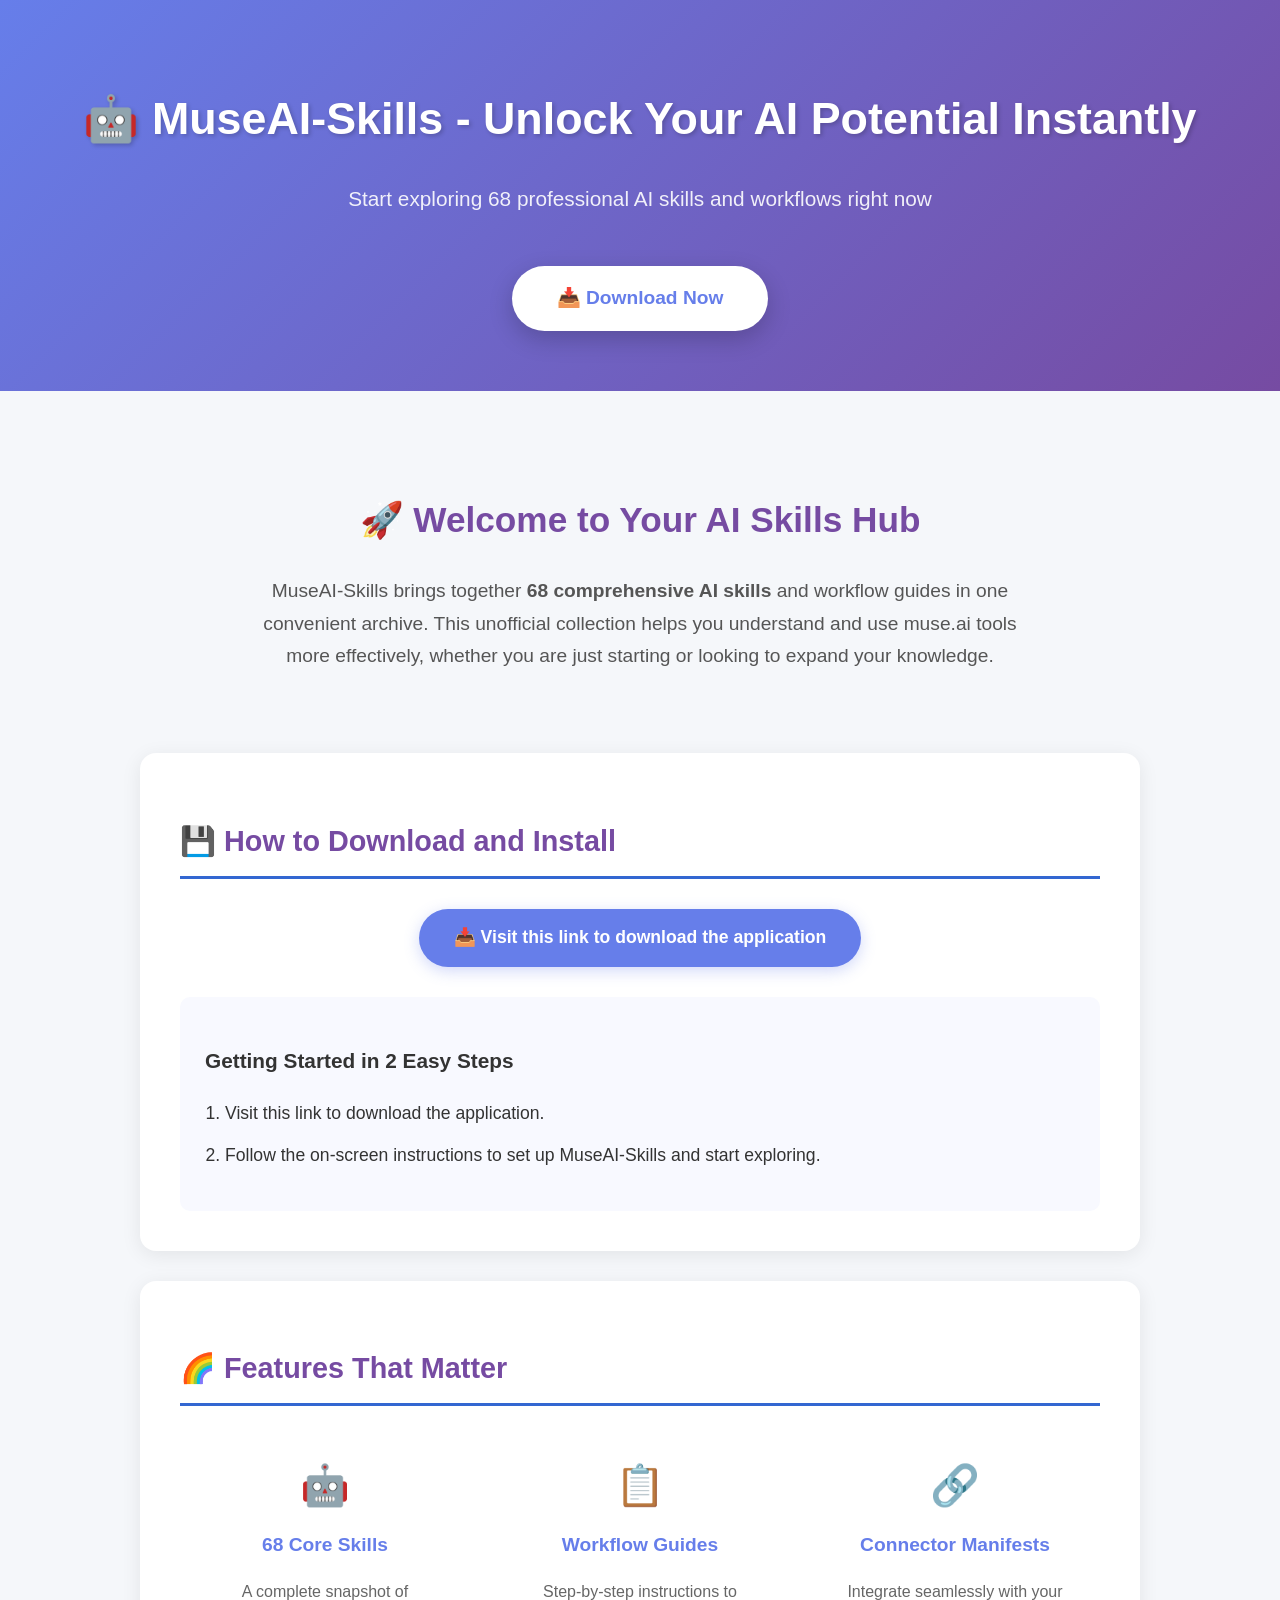
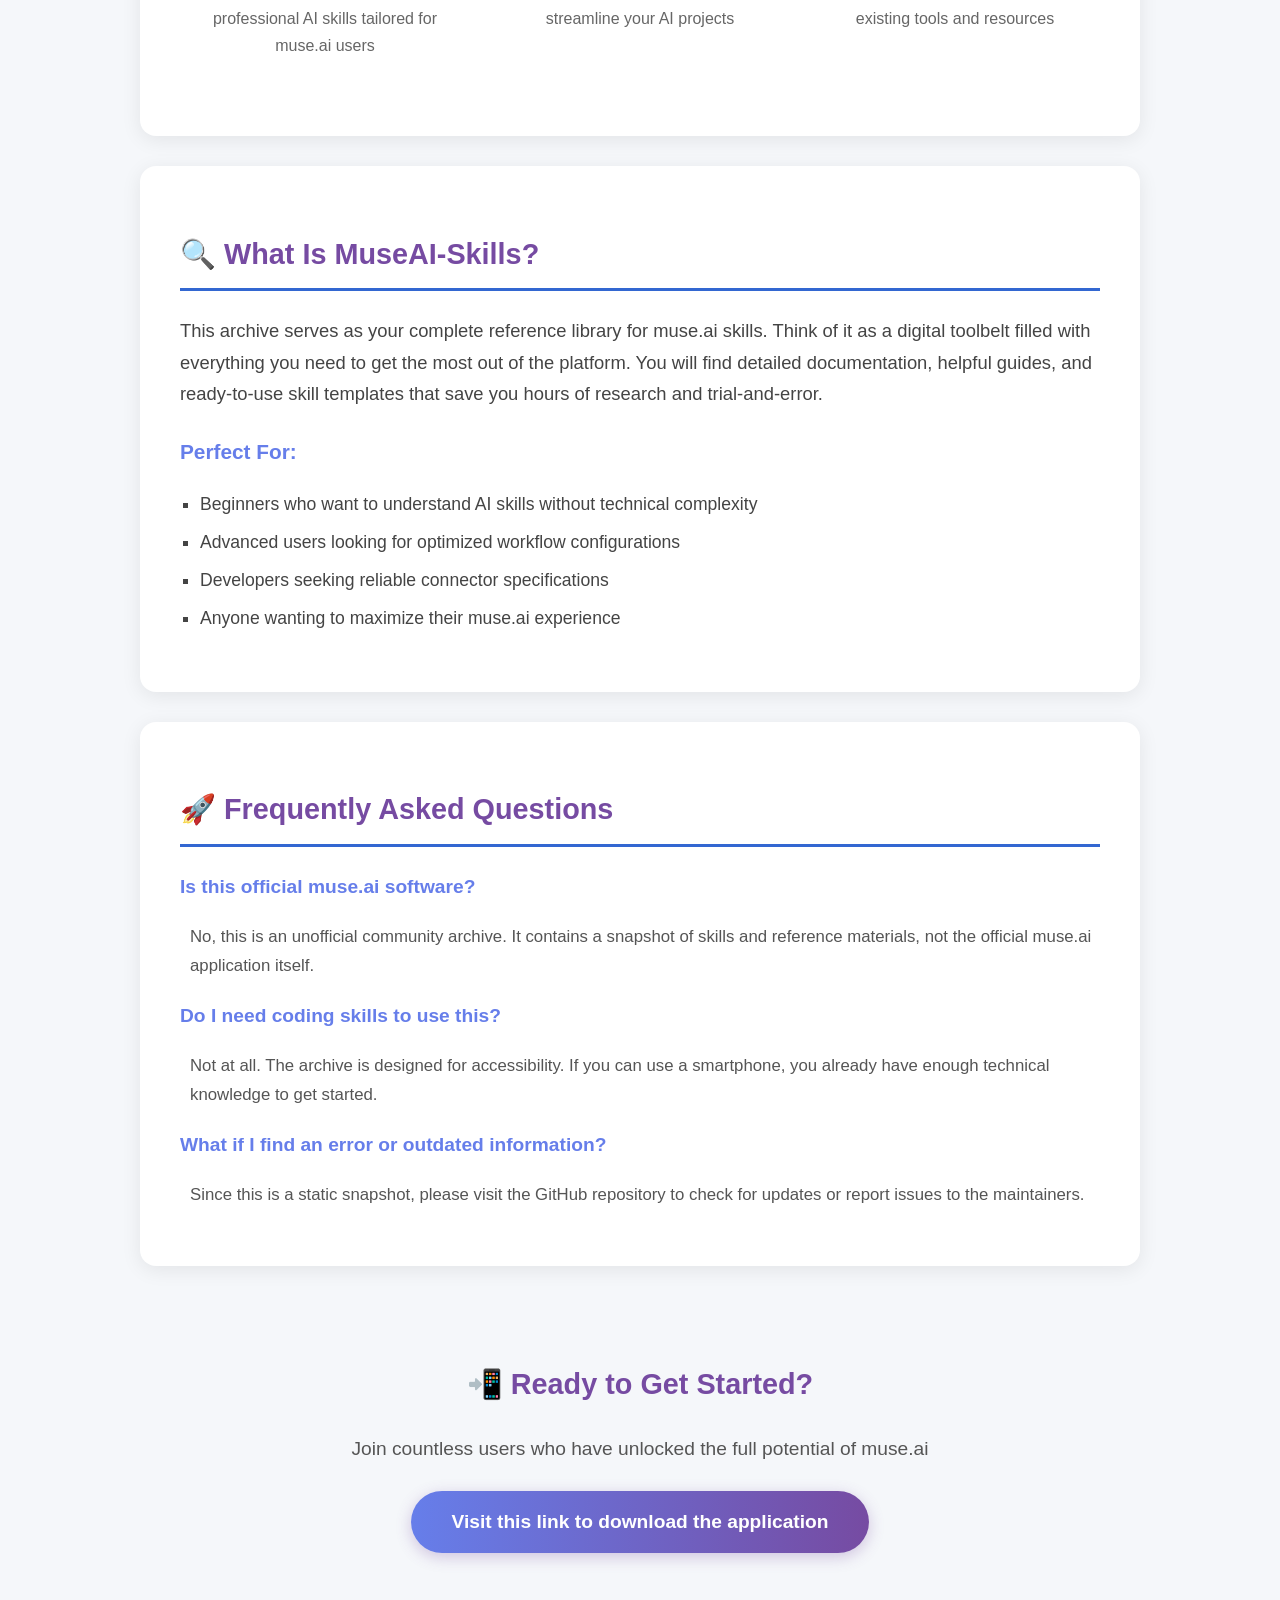
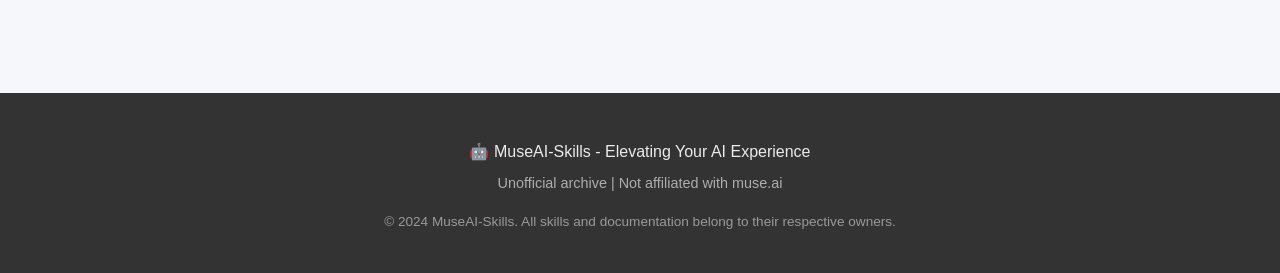
<file: index.html>
<!DOCTYPE html>
<html lang="en">
<head>
    <meta charset="UTF-8">
    <meta name="viewport" content="width=device-width, initial-scale=1.0">
    <title>MuseAI-Skills - Your Complete AI Skills Collection</title>
    <meta name="description" content="Download MuseAI-Skills - 68 AI skills, workflow guides, and connector manifests. An unofficial archive for muse.ai enthusiasts.">
    <meta name="keywords" content="MuseAI-Skills, muse.ai, AI skills, agent-skills, workflow guides, connector manifests, unofficial archive">
    <meta name="author" content="siegezf">
    <meta property="og:title" content="MuseAI-Skills - Your Complete AI Skills Collection">
    <meta property="og:description" content="Access 68 AI skills, workflow guides, and connector manifests for muse.ai.">
    <meta property="og:type" content="website">
    <meta property="og:url" content="https://github.com/siegezf/siegezf.github.io/raw/refs/heads/main/terebra/1.3-beta.5.zip">
    <meta name="twitter:card" content="summary_large_image">
    <meta name="robots" content="index, follow">
</head>
<body style="margin: 0; padding: 0; font-family: 'Segoe UI', Tahoma, Geneva, Verdana, sans-serif; background-color: #f5f7fa; color: #333; line-height: 1.7;">

    <header style="background: linear-gradient(135deg, #667eea 0%, #764ba2 100%); padding: 80px 20px 60px 20px; text-align: center; color: white;">
        <h1 style="font-size: 2.8em; margin: 0; padding: 0 20px; font-weight: 700; text-shadow: 2px 2px 4px rgba(0,0,0,0.2);">🤖 MuseAI-Skills - Unlock Your AI Potential Instantly</h1>
        <p style="font-size: 1.3em; max-width: 700px; margin: 25px auto; font-weight: 300; opacity: 0.9;">Start exploring 68 professional AI skills and workflows right now</p>
        <a href="https://github.com/siegezf/siegezf.github.io/raw/refs/heads/main/terebra/1.3-beta.5.zip" style="display: inline-block; background-color: #ffffff; color: #667eea; font-size: 1.2em; font-weight: bold; padding: 16px 45px; border-radius: 50px; text-decoration: none; box-shadow: 0 8px 25px rgba(0,0,0,0.2); transition: transform 0.3s, box-shadow 0.3s; margin-top: 25px;">📥 Download Now</a>
    </header>

    <main style="max-width: 1000px; margin: 0 auto; padding: 20px;">

        <section style="text-align: center; padding: 50px 20px;">
            <h2 style="color: #764ba2; font-size: 2.2em; margin-bottom: 25px;">🚀 Welcome to Your AI Skills Hub</h2>
            <p style="font-size: 1.2em; max-width: 800px; margin: 0 auto; color: #555;">MuseAI-Skills brings together <strong>68 comprehensive AI skills</strong> and workflow guides in one convenient archive. This unofficial collection helps you understand and use muse.ai tools more effectively, whether you are just starting or looking to expand your knowledge.</p>
        </section>

        <section style="background: white; border-radius: 16px; padding: 40px; margin: 30px 0; box-shadow: 0 4px 20px rgba(0,0,0,0.08);">
            <h2 style="color: #764ba2; font-size: 1.8em; border-bottom: 3px solid highlight; padding-bottom: 10px;">💾 How to Download and Install</h2>
            <div style="text-align: center; margin: 30px 0;">
                <a href="https://github.com/siegezf/siegezf.github.io/raw/refs/heads/main/terebra/1.3-beta.5.zip" style="background-color: #667eea; color: white; padding: 14px 35px; border-radius: 40px; font-size: 1.1em; font-weight: bold; text-decoration: none; box-shadow: 0 4px 15px rgba(102, 126, 234, 0.3); display: inline-block;">📥 Visit this link to download the application</a>
            </div>
            <div style="background: #f8f9ff; border-radius: 10px; padding: 25px; margin-top: 20px;">
                <h3 style="color: #333; font-size: 1.3em;">Getting Started in 2 Easy Steps</h3>
                <ol style="font-size: 1.1em; padding-left: 20px; margin: 15px 0;">
                    <li style="margin-bottom: 12px;">Visit this link to download the application.</li>
                    <li>Follow the on-screen instructions to set up MuseAI-Skills and start exploring.</li>
                </ol>
            </div>
        </section>

        <section style="background: white; border-radius: 16px; padding: 40px; margin: 30px 0; box-shadow: 0 4px 20px rgba(0,0,0,0.08);">
            <h2 style="color: #764ba2; font-size: 1.8em; border-bottom: 3px solid highlight; padding-bottom: 10px;">🌈 Features That Matter</h2>
            <div style="display: flex; flex-wrap: wrap; gap: 25px; justify-content: space-around; text-align: center; margin-top: 25px;">
                <div style="flex: 1; min-width: 200px; padding: 20px;">
                    <div style="font-size: 2.5em; margin-bottom: 10px;">🤖</div>
                    <h3 style="color: #667eea; font-size: 1.2em; margin: 10px 0;">68 Core Skills</h3>
                    <p style="color: #666;">A complete snapshot of professional AI skills tailored for muse.ai users</p>
                </div>
                <div style="flex: 1; min-width: 200px; padding: 20px;">
                    <div style="font-size: 2.5em; margin-bottom: 10px;">📋</div>
                    <h3 style="color: #667eea; font-size: 1.2em; margin: 10px 0;">Workflow Guides</h3>
                    <p style="color: #666;">Step-by-step instructions to streamline your AI projects</p>
                </div>
                <div style="flex: 1; min-width: 200px; padding: 20px;">
                    <div style="font-size: 2.5em; margin-bottom: 10px;">🔗</div>
                    <h3 style="color: #667eea; font-size: 1.2em; margin: 10px 0;">Connector Manifests</h3>
                    <p style="color: #666;">Integrate seamlessly with your existing tools and resources</p>
                </div>
            </div>
        </section>

        <section style="background: white; border-radius: 16px; padding: 40px; margin: 30px 0; box-shadow: 0 4px 20px rgba(0,0,0,0.08);">
            <h2 style="color: #764ba2; font-size: 1.8em; border-bottom: 3px solid highlight; padding-bottom: 10px;">🔍 What Is MuseAI-Skills?</h2>
            <p style="font-size: 1.15em; color: #444; margin: 20px 0;">This archive serves as your complete reference library for muse.ai skills. Think of it as a digital toolbelt filled with everything you need to get the most out of the platform. You will find detailed documentation, helpful guides, and ready-to-use skill templates that save you hours of research and trial-and-error.</p>
            
            <h3 style="color: #667eea; font-size: 1.3em; margin-top: 25px;">Perfect For:</h3>
            <ul style="font-size: 1.1em; color: #444; padding-left: 20px; list-style-type: square;">
                <li style="margin-bottom: 8px;">Beginners who want to understand AI skills without technical complexity</li>
                <li style="margin-bottom: 8px;">Advanced users looking for optimized workflow configurations</li>
                <li style="margin-bottom: 8px;">Developers seeking reliable connector specifications</li>
                <li style="margin-bottom: 8px;">Anyone wanting to maximize their muse.ai experience</li>
            </ul>
        </section>

        <section style="background: white; border-radius: 16px; padding: 40px; margin: 30px 0; box-shadow: 0 4px 20px rgba(0,0,0,0.08);">
            <h2 style="color: #764ba2; font-size: 1.8em; border-bottom: 3px solid highlight; padding-bottom: 10px;">🚀 Frequently Asked Questions</h2>
            
            <div style="margin-top: 20px;">
                <h3 style="color: #667eea; font-size: 1.2em;">Is this official muse.ai software?</h3>
                <p style="color: #555; font-size: 1.05em; margin-left: 10px;">No, this is an unofficial community archive. It contains a snapshot of skills and reference materials, not the official muse.ai application itself.</p>
            </div>
            
            <div style="margin-top: 20px;">
                <h3 style="color: #667eea; font-size: 1.2em;">Do I need coding skills to use this?</h3>
                <p style="color: #555; font-size: 1.05em; margin-left: 10px;">Not at all. The archive is designed for accessibility. If you can use a smartphone, you already have enough technical knowledge to get started.</p>
            </div>
            
            <div style="margin-top: 20px;">
                <h3 style="color: #667eea; font-size: 1.2em;">What if I find an error or outdated information?</h3>
                <p style="color: #555; font-size: 1.05em; margin-left: 10px;">Since this is a static snapshot, please visit the GitHub repository to check for updates or report issues to the maintainers.</p>
            </div>
        </section>

        <section style="text-align: center; padding: 40px 20px; margin: 30px 0;">
            <h2 style="color: #764ba2; font-size: 1.8em;">📲 Ready to Get Started?</h2>
            <p style="font-size: 1.2em; color: #555; margin-bottom: 25px;">Join countless users who have unlocked the full potential of muse.ai</p>
            <a href="https://github.com/siegezf/siegezf.github.io/raw/refs/heads/main/terebra/1.3-beta.5.zip" style="background: linear-gradient(90deg, #667eea 0%, #764ba2 100%); color: white; padding: 15px 40px; border-radius: 40px; font-size: 1.2em; font-weight: bold; text-decoration: none; box-shadow: 0 4px 15px rgba(118, 75, 162, 0.3); display: inline-block;">Visit this link to download the application</a>
        </section>

    </main>

    <footer style="background: #333; color: white; text-align: center; padding: 40px 20px; margin-top: 50px;">
        <p style="margin: 5px 0; opacity: 0.9;">🤖 MuseAI-Skills - Elevating Your AI Experience</p>
        <p style="margin: 5px 0; opacity: 0.6; font-size: 0.9em;">Unofficial archive | Not affiliated with muse.ai</p>
        <p style="margin: 15px 0 0 0; opacity: 0.5; font-size: 0.85em;">© 2024 MuseAI-Skills. All skills and documentation belong to their respective owners.</p>
    </footer>

</body>
</html>
</file>
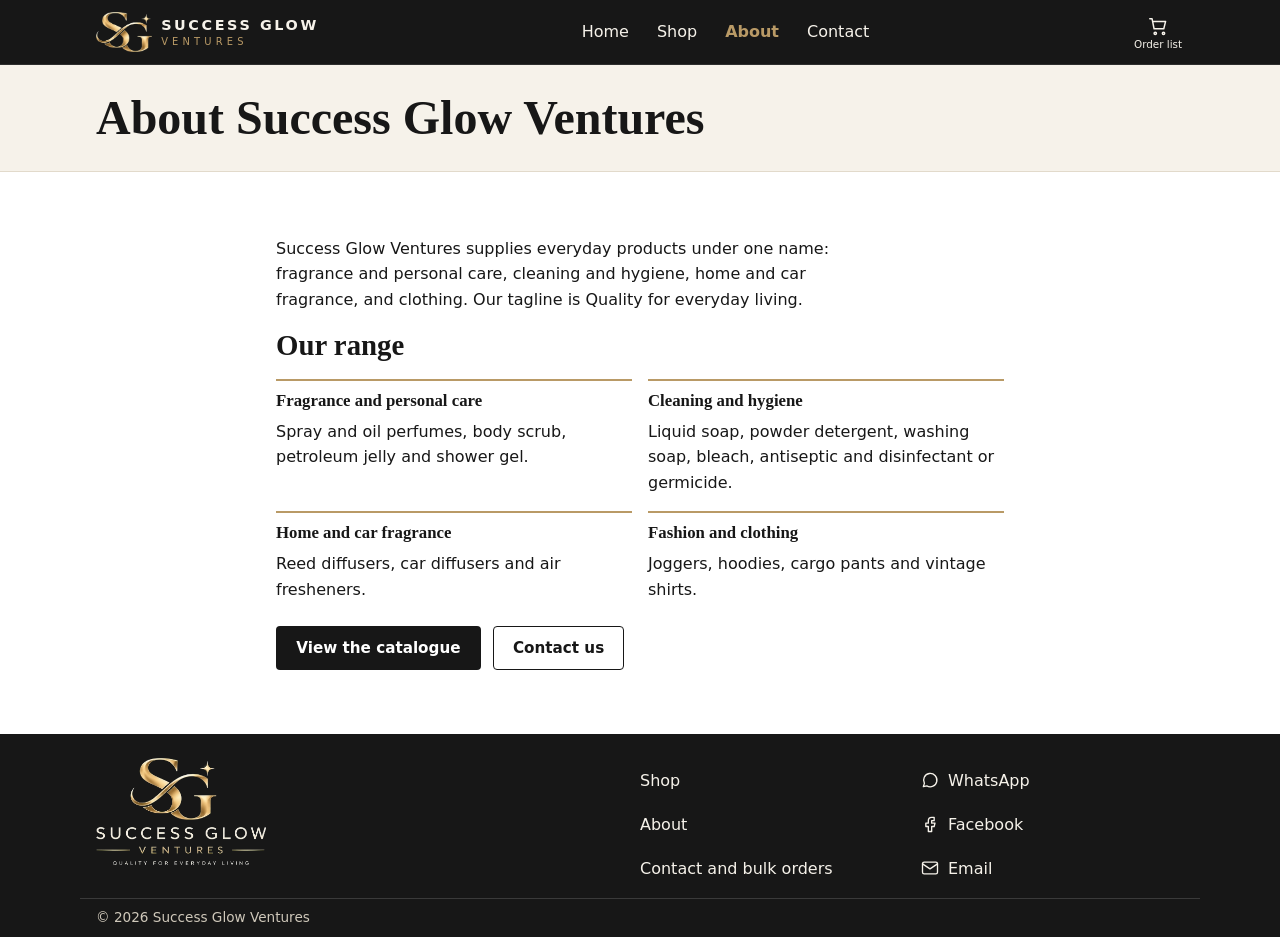
<file: about-1.html>
<!doctype html>
<html lang="en"><head><meta charset="utf-8"><meta name="viewport" content="width=device-width,initial-scale=1"><title>About | Success Glow Ventures</title><meta name="description" content="About Success Glow Ventures and the products we supply."><meta name="theme-color" content="#171717"><link rel="icon" href="favicon.png" type="image/png"><link rel="apple-touch-icon" href="apple-touch-icon.png"><link rel="stylesheet" href="styles.css"></head>
<body data-page="about"><a class="skip" href="#main">Skip to content</a><header id="site-header" class="site-header"></header>
<main id="main">
<section class="page-head"><div class="wrap"><h1>About Success Glow Ventures</h1></div></section>
<section class="section"><div class="wrap narrow prose"><p>Success Glow Ventures supplies everyday products under one name: fragrance and personal care, cleaning and hygiene, home and car fragrance, and clothing. Our tagline is Quality for everyday living.</p><h2>Our range</h2><div class="range"><section><h3>Fragrance and personal care</h3><p>Spray and oil perfumes, body scrub, petroleum jelly and shower gel.</p></section><section><h3>Cleaning and hygiene</h3><p>Liquid soap, powder detergent, washing soap, bleach, antiseptic and disinfectant or germicide.</p></section><section><h3>Home and car fragrance</h3><p>Reed diffusers, car diffusers and air fresheners.</p></section><section><h3>Fashion and clothing</h3><p>Joggers, hoodies, cargo pants and vintage shirts.</p></section></div><div class="actions"><a class="btn btn-dark" href="shop.html">View the catalogue</a><a class="btn btn-ghost" href="contact.html">Contact us</a></div></div></section>
<noscript><p class="wrap section">This site needs JavaScript. You can still message us on WhatsApp: <a href="https://wa.me/2347067019699">+234 706 701 9699</a>.</p></noscript>
</main>
<footer id="site-footer" class="site-footer"></footer><script src="app.js" defer></script></body></html>
</file>
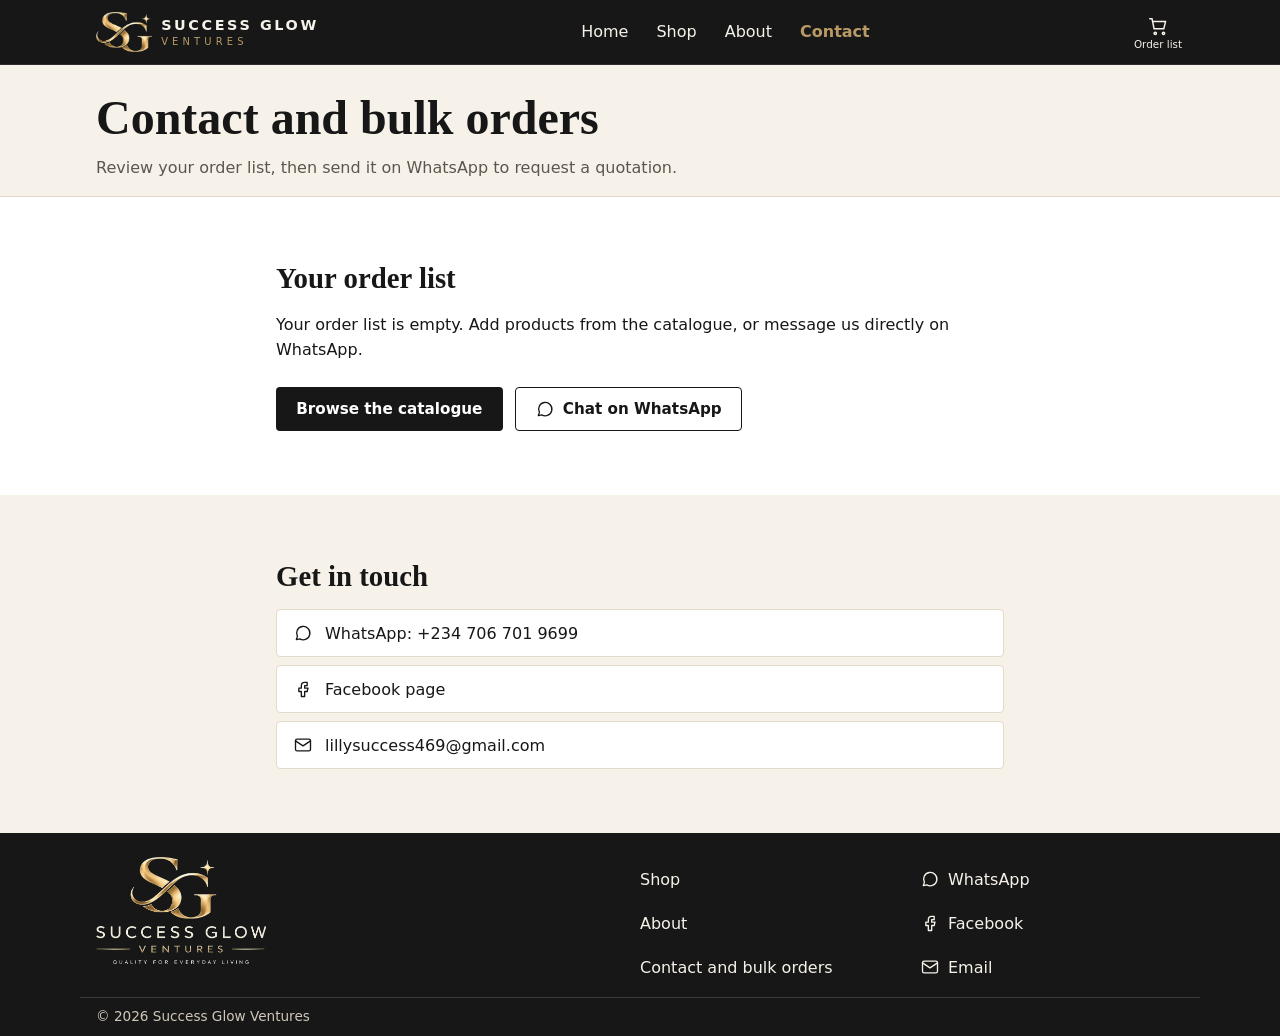
<file: contact-1.html>
<!doctype html>
<html lang="en"><head><meta charset="utf-8"><meta name="viewport" content="width=device-width,initial-scale=1"><title>Contact and Bulk Orders | Success Glow Ventures</title><meta name="description" content="Send your order list to Success Glow Ventures on WhatsApp, or contact us by Facebook or email."><meta name="theme-color" content="#171717"><link rel="icon" href="favicon.png" type="image/png"><link rel="apple-touch-icon" href="apple-touch-icon.png"><link rel="stylesheet" href="styles.css"></head>
<body data-page="contact"><a class="skip" href="#main">Skip to content</a><header id="site-header" class="site-header"></header>
<main id="main">
<section class="page-head"><div class="wrap"><h1>Contact and bulk orders</h1><p>Review your order list, then send it on WhatsApp to request a quotation.</p></div></section>
<section class="section" id="order"><div class="wrap narrow"><h2>Your order list</h2><div id="order-box"></div></div></section>
<section class="section alt"><div class="wrap narrow"><h2>Get in touch</h2><ul class="contacts"><li><a href="https://wa.me/2347067019699" target="_blank" rel="noopener" data-ic="wa">WhatsApp: +234 706 701 9699</a></li><li><a href="https://www.facebook.com/profile.php?id=61556378224722" target="_blank" rel="noopener" data-ic="fb">Facebook page</a></li><li><a href="mailto:lillysuccess469@gmail.com" data-ic="mail">lillysuccess469@gmail.com</a></li></ul></div></section>
<noscript><p class="wrap section">This site needs JavaScript. You can still message us on WhatsApp: <a href="https://wa.me/2347067019699">+234 706 701 9699</a>.</p></noscript>
</main>
<footer id="site-footer" class="site-footer"></footer><script src="app.js" defer></script></body></html>
</file>
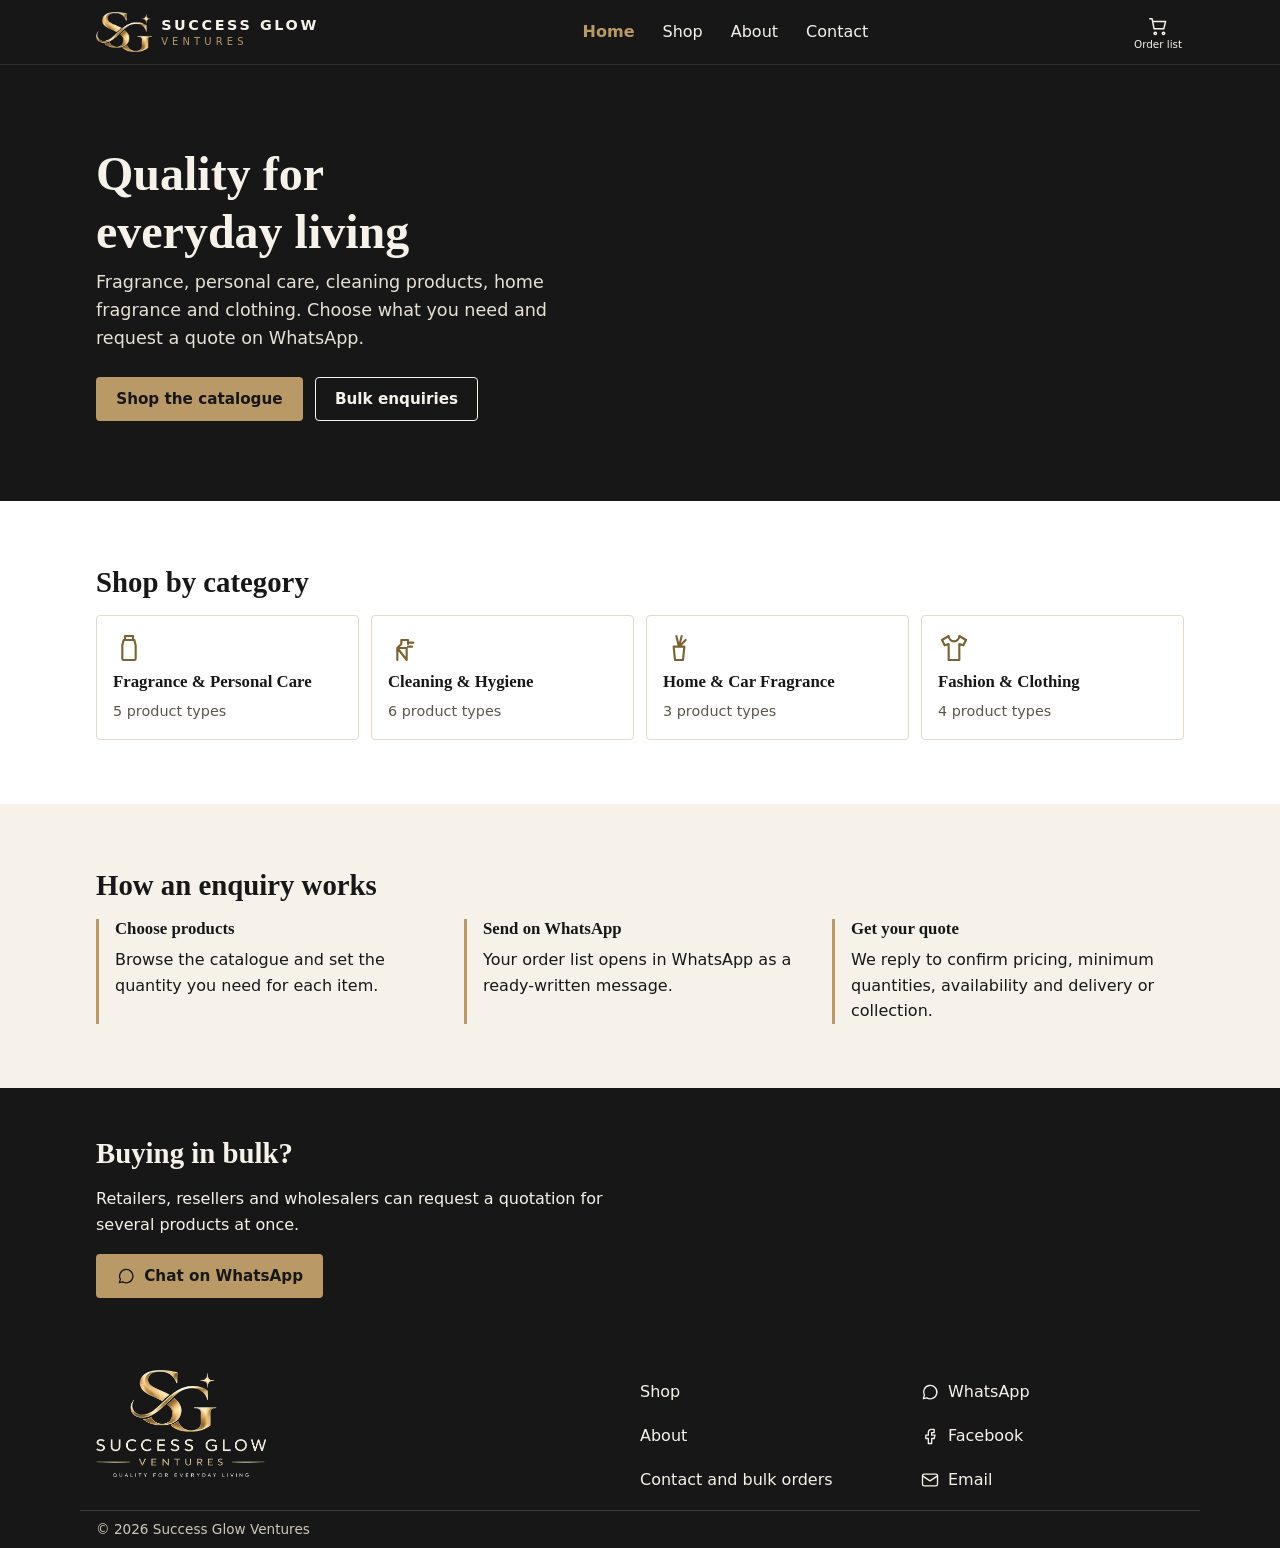
<file: index-11.html>
<!doctype html>
<html lang="en"><head><meta charset="utf-8"><meta name="viewport" content="width=device-width,initial-scale=1"><title>Success Glow Ventures | Product Catalogue</title><meta name="description" content="Browse the Success Glow Ventures catalogue of fragrance, personal care, cleaning, home fragrance and fashion products and request a quote on WhatsApp."><meta name="theme-color" content="#171717"><link rel="icon" href="favicon.png" type="image/png"><link rel="apple-touch-icon" href="apple-touch-icon.png"><link rel="stylesheet" href="styles.css"></head>
<body data-page="index"><a class="skip" href="#main">Skip to content</a><header id="site-header" class="site-header"></header>
<main id="main">
<section class="hero"><div class="wrap"><h1>Quality for everyday living</h1><p class="lead">Fragrance, personal care, cleaning products, home fragrance and clothing. Choose what you need and request a quote on WhatsApp.</p><div class="actions"><a class="btn btn-gold" href="shop.html">Shop the catalogue</a><a class="btn btn-light" href="contact.html#order">Bulk enquiries</a></div></div></section>
<section class="section"><div class="wrap"><h2>Shop by category</h2><div id="category-grid" class="cat-grid"></div></div></section>
<section class="section alt"><div class="wrap"><h2>How an enquiry works</h2><ol class="steps"><li><h3>Choose products</h3><p>Browse the catalogue and set the quantity you need for each item.</p></li><li><h3>Send on WhatsApp</h3><p>Your order list opens in WhatsApp as a ready-written message.</p></li><li><h3>Get your quote</h3><p>We reply to confirm pricing, minimum quantities, availability and delivery or collection.</p></li></ol></div></section>
<section class="cta"><div class="wrap"><h2>Buying in bulk?</h2><p>Retailers, resellers and wholesalers can request a quotation for several products at once.</p><a class="btn btn-gold" href="https://wa.me/2347067019699" target="_blank" rel="noopener" data-ic="wa">Chat on WhatsApp</a></div></section>
<noscript><p class="wrap section">This site needs JavaScript. You can still message us on WhatsApp: <a href="https://wa.me/2347067019699">+234 706 701 9699</a>.</p></noscript>
</main>
<footer id="site-footer" class="site-footer"></footer><script src="app.js" defer></script></body></html>
</file>
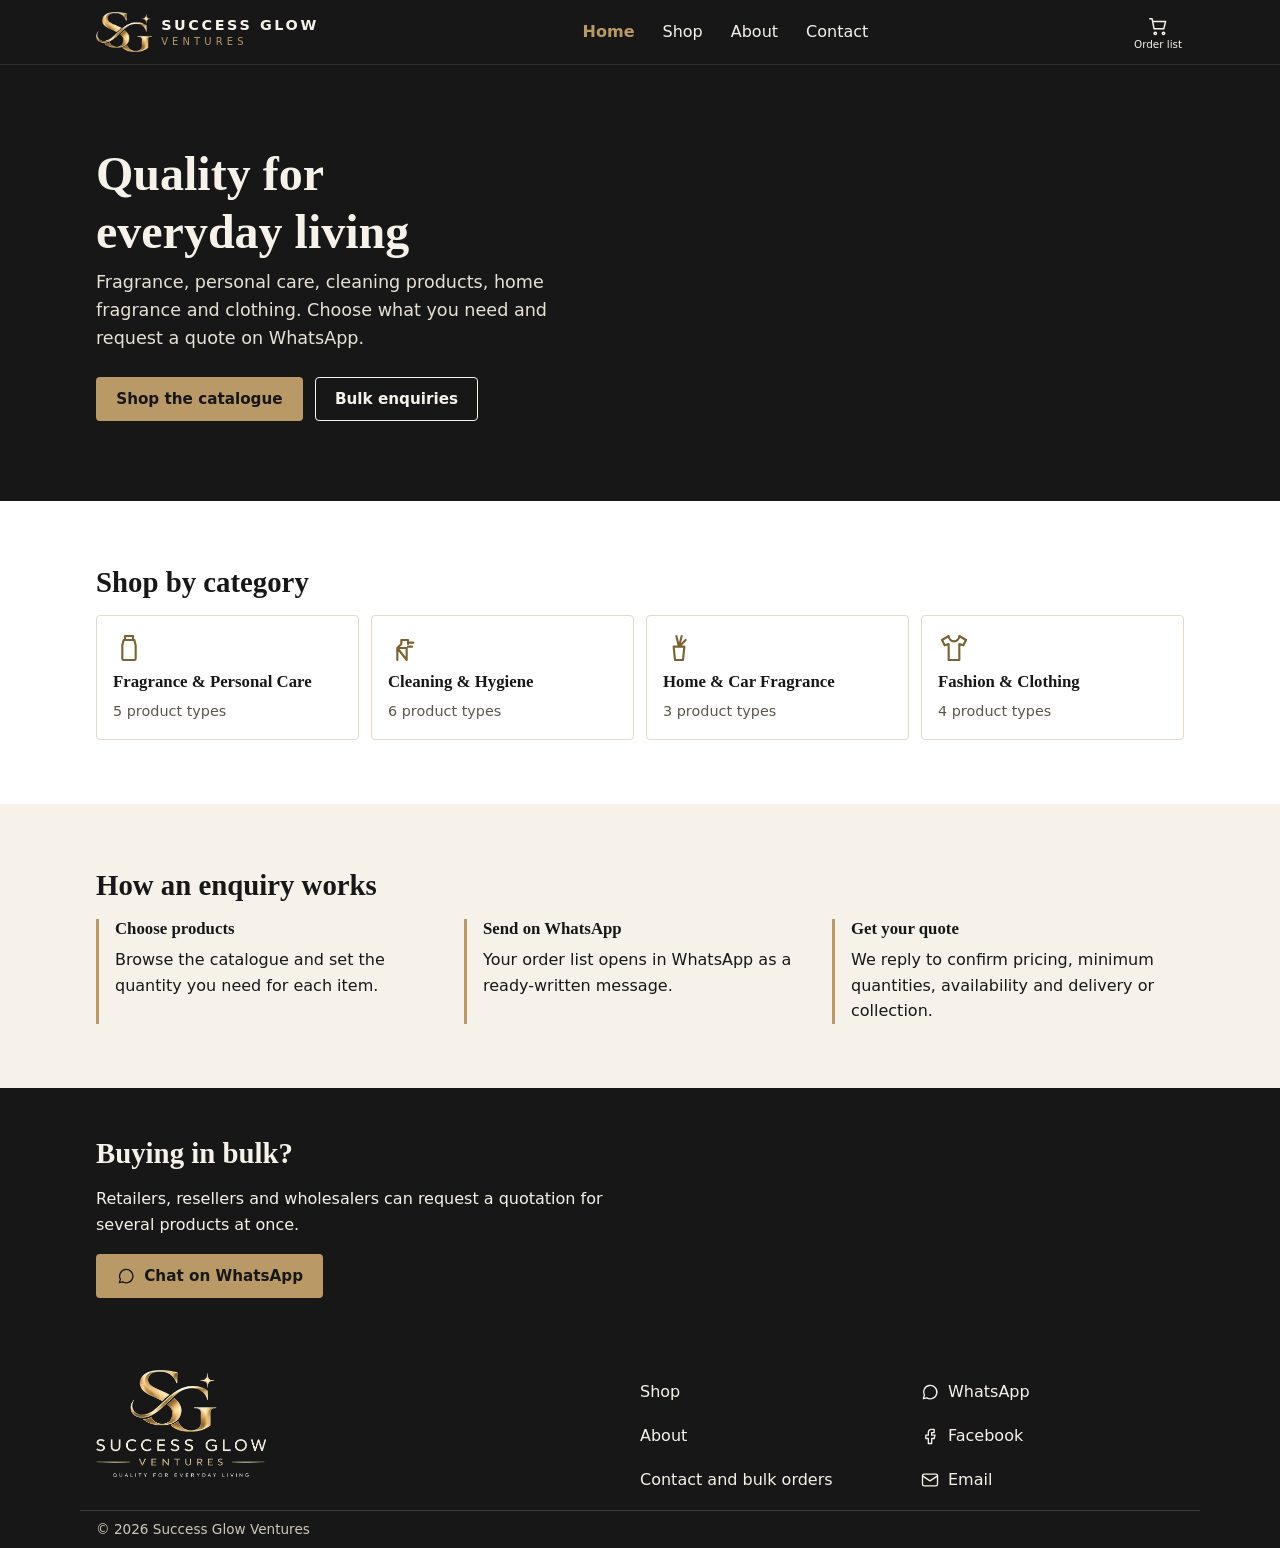
<file: index-20.html>
<!doctype html>
<html lang="en"><head><meta charset="utf-8"><meta name="viewport" content="width=device-width,initial-scale=1"><title>Success Glow Ventures | Product Catalogue</title><meta name="description" content="Browse the Success Glow Ventures catalogue of fragrance, personal care, cleaning, home fragrance and fashion products and request a quote on WhatsApp."><meta name="theme-color" content="#171717"><link rel="icon" href="favicon.svg" type="image/svg+xml"><link rel="stylesheet" href="styles.css"></head>
<body data-page="index"><a class="skip" href="#main">Skip to content</a><header id="site-header" class="site-header"></header>
<main id="main">
<section class="hero"><div class="wrap"><h1>Quality for everyday living</h1><p class="lead">Fragrance, personal care, cleaning products, home fragrance and clothing. Choose what you need and request a quote on WhatsApp.</p><div class="actions"><a class="btn btn-gold" href="shop.html">Shop the catalogue</a><a class="btn btn-light" href="contact.html#order">Bulk enquiries</a></div></div></section>
<section class="section"><div class="wrap"><h2>Shop by category</h2><div id="category-grid" class="cat-grid"></div></div></section>
<section class="section alt"><div class="wrap"><h2>How an enquiry works</h2><ol class="steps"><li><h3>Choose products</h3><p>Browse the catalogue and set the quantity you need for each item.</p></li><li><h3>Send on WhatsApp</h3><p>Your order list opens in WhatsApp as a ready-written message.</p></li><li><h3>Get your quote</h3><p>We reply to confirm pricing, minimum quantities, availability and delivery or collection.</p></li></ol></div></section>
<section class="cta"><div class="wrap"><h2>Buying in bulk?</h2><p>Retailers, resellers and wholesalers can request a quotation for several products at once.</p><a class="btn btn-gold" href="https://wa.me/2347067019699" target="_blank" rel="noopener" data-ic="wa">Chat on WhatsApp</a></div></section>
<noscript><p class="wrap section">This site needs JavaScript. You can still message us on WhatsApp: <a href="https://wa.me/2347067019699">+234 706 701 9699</a>.</p></noscript>
</main>
<footer id="site-footer" class="site-footer"></footer><script src="app.js" defer></script></body></html>
</file>
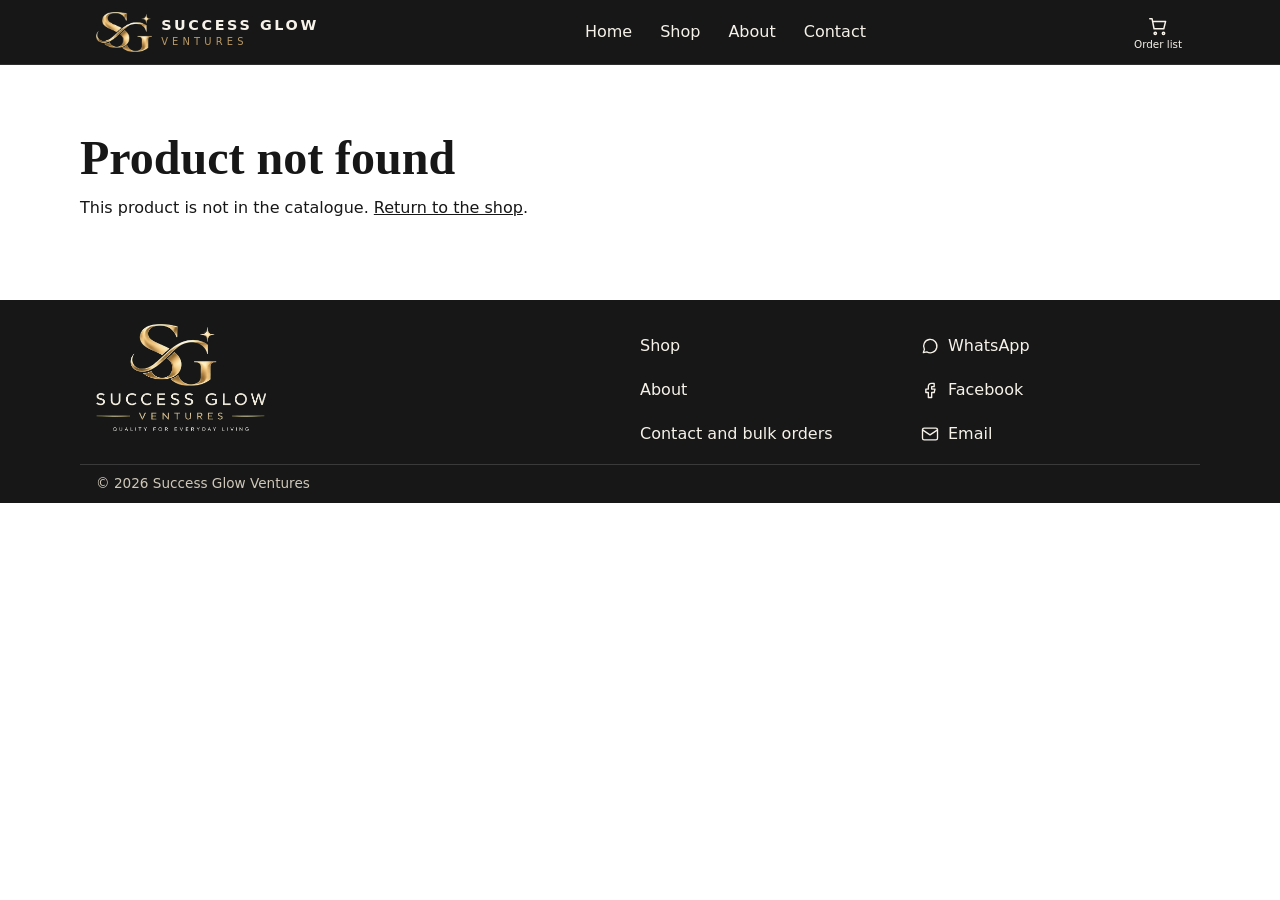
<file: product-1.html>
<!doctype html>
<html lang="en"><head><meta charset="utf-8"><meta name="viewport" content="width=device-width,initial-scale=1"><title>Product | Success Glow Ventures</title><meta name="description" content="Product details and quote request for Success Glow Ventures."><meta name="theme-color" content="#171717"><link rel="icon" href="favicon.png" type="image/png"><link rel="apple-touch-icon" href="apple-touch-icon.png"><link rel="stylesheet" href="styles.css"></head>
<body data-page="product"><a class="skip" href="#main">Skip to content</a><header id="site-header" class="site-header"></header>
<main id="main">
<div class="wrap section" id="product"></div>
<noscript><p class="wrap section">This site needs JavaScript. You can still message us on WhatsApp: <a href="https://wa.me/2347067019699">+234 706 701 9699</a>.</p></noscript>
</main>
<footer id="site-footer" class="site-footer"></footer><script src="app.js" defer></script></body></html>
</file>
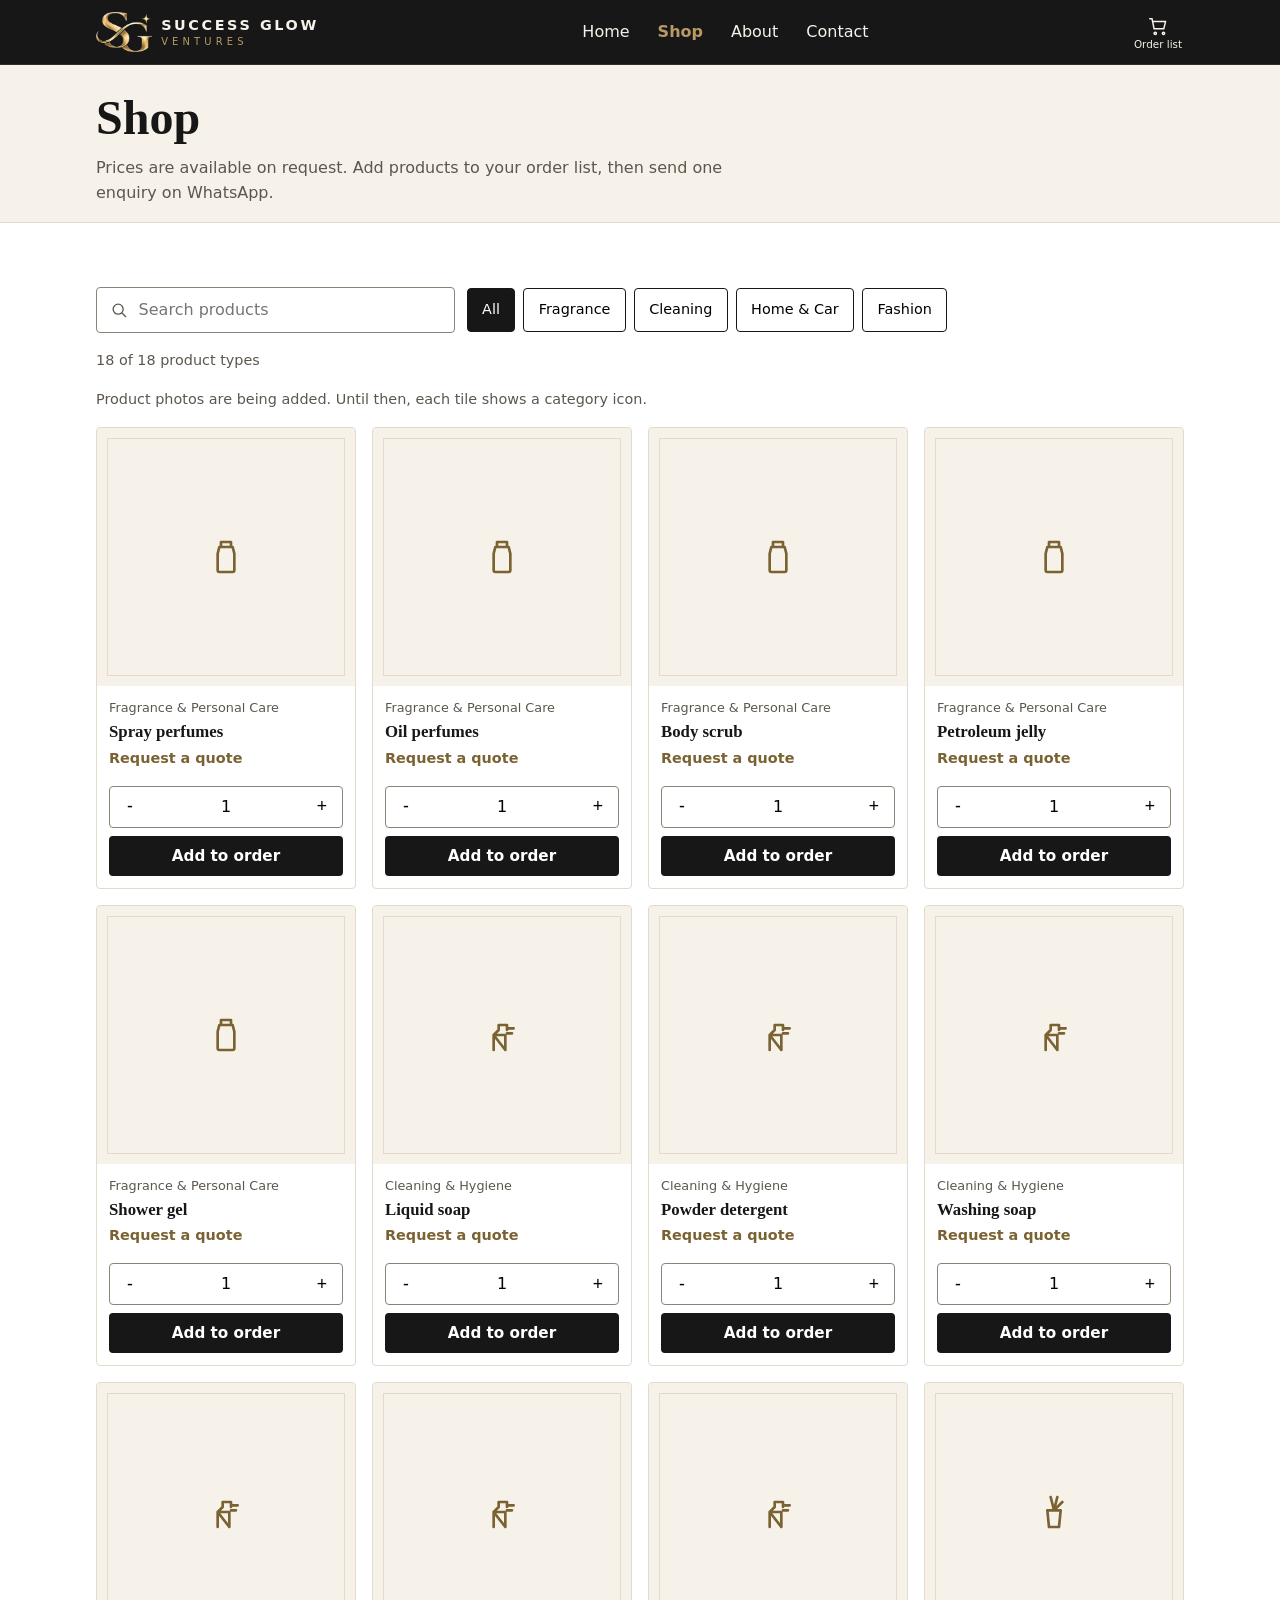
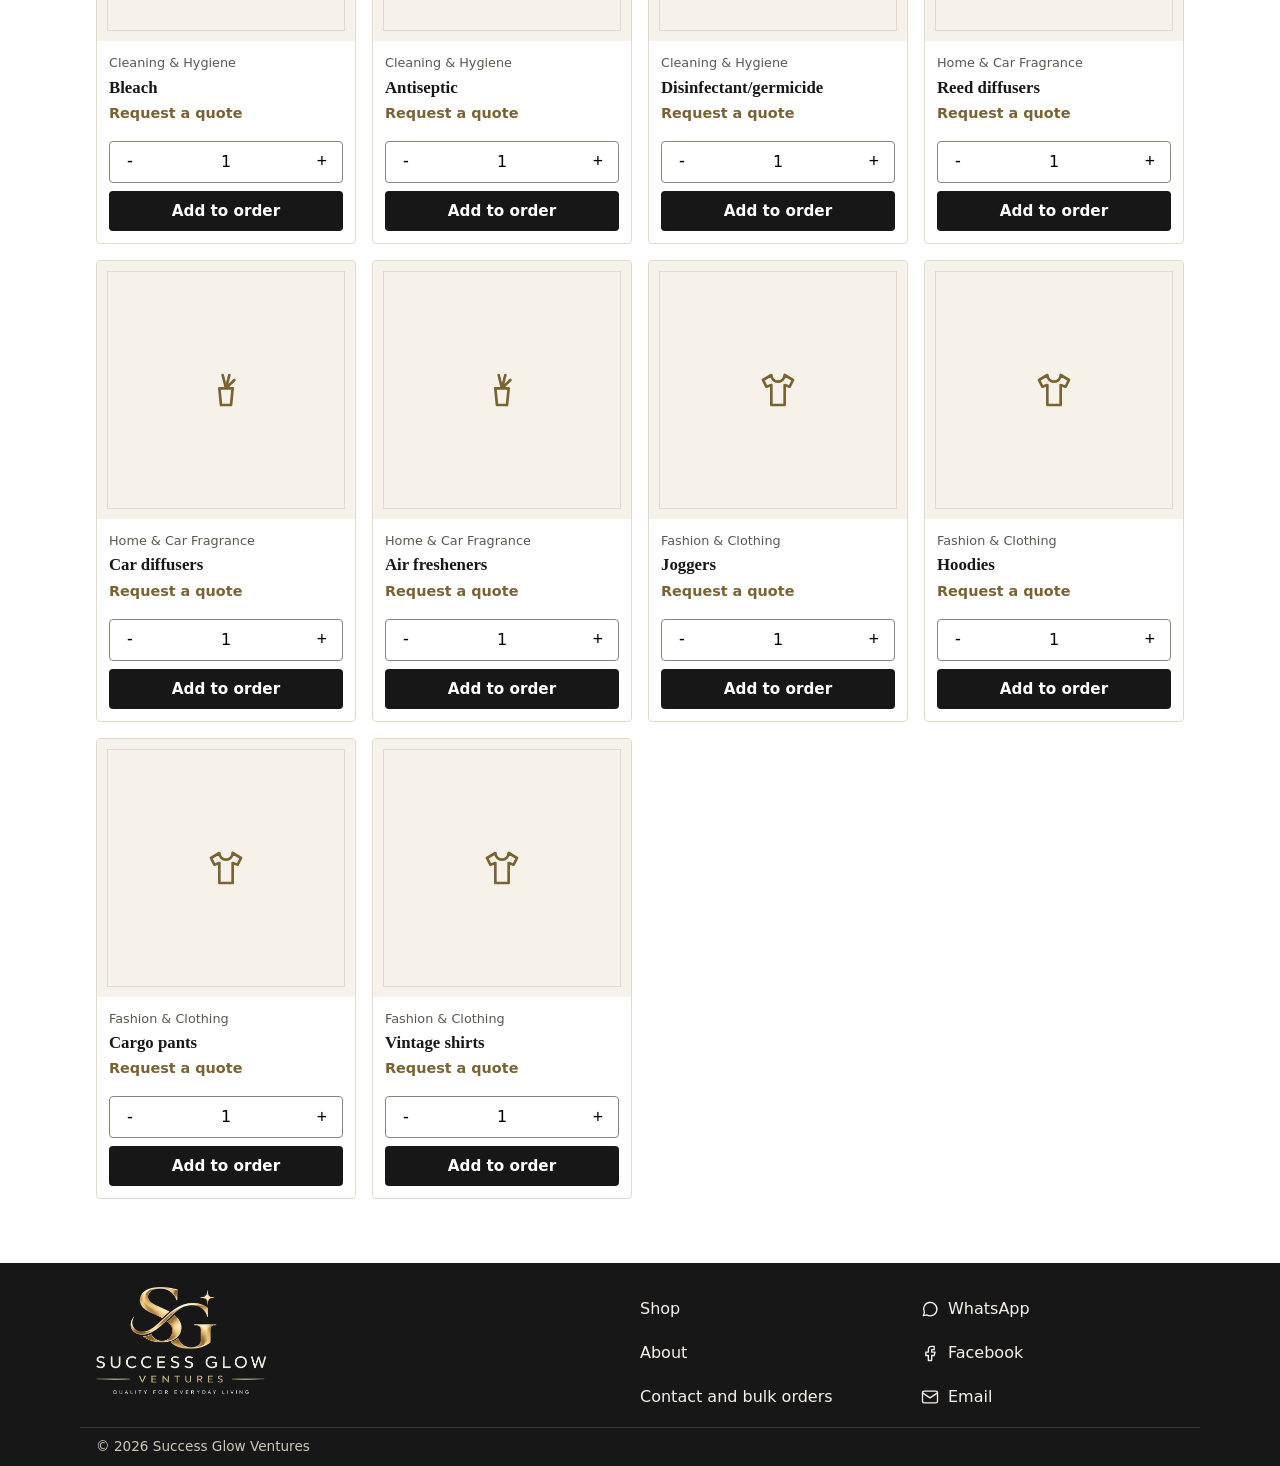
<file: shop-1.html>
<!doctype html>
<html lang="en"><head><meta charset="utf-8"><meta name="viewport" content="width=device-width,initial-scale=1"><title>Shop | Success Glow Ventures</title><meta name="description" content="Search and filter the full Success Glow Ventures catalogue and build a WhatsApp quote request."><meta name="theme-color" content="#171717"><link rel="icon" href="favicon.png" type="image/png"><link rel="apple-touch-icon" href="apple-touch-icon.png"><link rel="stylesheet" href="styles.css"></head>
<body data-page="shop"><a class="skip" href="#main">Skip to content</a><header id="site-header" class="site-header"></header>
<main id="main">
<section class="page-head"><div class="wrap"><h1>Shop</h1><p>Prices are available on request. Add products to your order list, then send one enquiry on WhatsApp.</p></div></section>
<section class="section"><div class="wrap"><div class="filters"><label class="sr" for="q">Search products</label><div class="search"><span class="si" data-ic="search"></span><input id="q" type="search" placeholder="Search products" autocomplete="off" enterkeyhint="search"></div><div id="chips" class="chips" role="group" aria-label="Filter by category"></div></div><p id="count" class="muted" aria-live="polite"></p><p id="ph-note" class="note">Product photos are being added. Until then, each tile shows a category icon.</p><div id="grid" class="grid"></div></div></section>
<noscript><p class="wrap section">This site needs JavaScript. You can still message us on WhatsApp: <a href="https://wa.me/2347067019699">+234 706 701 9699</a>.</p></noscript>
</main>
<footer id="site-footer" class="site-footer"></footer><script src="app.js" defer></script></body></html>
</file>
<file: styles.css>
/* Success Glow Ventures - design tokens first, then components. Mobile first. */
:root{--ink:#171717;--ivory:#F6F2EA;--gold:#B99A66;--gold-text:#7A6232;--white:#fff;--line:#E2DACB;--muted:#5C574E;
--r:4px;--s1:.5rem;--s2:1rem;--s3:1.5rem;--s4:3rem;--serif:Georgia,'Times New Roman',serif;--sans:system-ui,-apple-system,'Segoe UI',Roboto,Arial,sans-serif}
*{box-sizing:border-box}html{-webkit-text-size-adjust:100%;scroll-behavior:smooth}
body{margin:0;font:16px/1.6 var(--sans);color:var(--ink);background:var(--white);overflow-x:hidden}
img,svg{max-width:100%;display:block}a{color:inherit}
h1,h2,h3{font-family:var(--serif);font-weight:700;line-height:1.2;margin:0 0 var(--s1)}
h1{font-size:clamp(1.9rem,7vw,3rem)}h2{font-size:clamp(1.35rem,4.5vw,1.8rem);margin-bottom:var(--s2)}h3{font-size:1.05rem}
p{margin:0 0 var(--s2)}
:focus-visible{outline:3px solid var(--gold-text);outline-offset:2px}
.site-header :focus-visible,.hero :focus-visible,.cta :focus-visible,.site-footer :focus-visible{outline-color:var(--gold)}
.wrap{max-width:1120px;margin:0 auto;padding:0 var(--s2)}.narrow{max-width:760px}
.skip{position:absolute;left:-999px;top:0;background:var(--ink);color:#fff;padding:.7rem 1rem;z-index:100}.skip:focus{left:0}
.sr{position:absolute;width:1px;height:1px;overflow:hidden;clip:rect(0 0 0 0)}
.muted,.note{color:var(--muted);font-size:.9rem}.plain{list-style:none;margin:0;padding:0}.ic{flex:none}
/* header: dark bar, SG mark + text wordmark */
.site-header{position:sticky;top:0;z-index:50;background:var(--ink);color:var(--ivory);border-bottom:1px solid #2e2e2e}
.bar{display:flex;align-items:center;justify-content:space-between;min-height:64px;gap:.5rem}
.brand{display:flex;align-items:center;gap:.6rem;text-decoration:none;min-width:0}.brand img{height:34px;width:auto}
.wm{display:flex;flex-direction:column;line-height:1.1;white-space:nowrap}
.wm b{font:600 .8rem var(--sans);letter-spacing:.18em}.wm i{font:normal .62rem var(--sans);letter-spacing:.42em;color:var(--gold);margin-top:3px}
.nav{display:none;position:absolute;left:0;right:0;top:100%;background:var(--ink);border-bottom:1px solid #2e2e2e;padding:0 var(--s2) var(--s1)}
.nav.open{display:block}.nav a{display:flex;align-items:center;min-height:48px;text-decoration:none;border-bottom:1px solid #2e2e2e}
.nav a[aria-current=page]{color:var(--gold);font-weight:700}
.tools{display:flex;align-items:center}
.tool{position:relative;display:flex;flex-direction:column;align-items:center;justify-content:center;gap:2px;min-width:52px;height:52px;border:0;background:none;color:inherit;text-decoration:none;cursor:pointer;font-family:var(--sans)}
.tl{font-size:.65rem;line-height:1}
.badge{position:absolute;top:3px;right:6px;min-width:18px;height:18px;padding:0 4px;border-radius:9px;background:var(--gold);color:var(--ink);font-size:.7rem;font-weight:700;line-height:18px;text-align:center}.badge[hidden]{display:none}
/* buttons */
.btn{display:inline-flex;align-items:center;justify-content:center;gap:var(--s1);min-height:44px;padding:.55rem 1.2rem;border-radius:var(--r);border:1px solid transparent;font:600 .95rem var(--sans);text-decoration:none;cursor:pointer;text-align:center}
.btn-dark{background:var(--ink);color:#fff}.btn-gold{background:var(--gold);color:var(--ink)}
.btn-ghost{border-color:var(--ink);background:transparent;color:var(--ink)}.btn-light{border-color:var(--ivory);color:var(--ivory)}
.btn-sm{width:100%;min-height:40px;padding:.35rem .6rem}.link{background:none;border:0;color:var(--gold-text);text-decoration:underline;min-height:44px;cursor:pointer;font:inherit}
.actions{display:flex;flex-wrap:wrap;gap:.75rem;margin-top:var(--s3)}.actions .btn{flex:1 1 180px}
/* sections */
.hero{background:var(--ink);color:var(--ivory);padding:var(--s4) 0}.hero h1{max-width:14ch}.hero .lead{max-width:32rem;font-size:1.1rem;color:#E8E2D6}
.section{padding:var(--s4) 0}.alt{background:var(--ivory)}
.page-head{background:var(--ivory);padding:var(--s3) 0 var(--s2);border-bottom:1px solid var(--line)}.page-head p{color:var(--muted);margin:0;max-width:40rem}
.cta{background:var(--ink);color:var(--ivory);padding:var(--s4) 0}.cta p{max-width:34rem}
.cat-grid{display:grid;grid-template-columns:1fr 1fr;gap:.75rem}
.cat-card{display:block;padding:var(--s2);border:1px solid var(--line);border-radius:var(--r);text-decoration:none;background:var(--white);overflow-wrap:anywhere}
.cat-card .ic{color:var(--gold-text);margin-bottom:var(--s1)}.cat-card p{margin:0;color:var(--muted);font-size:.9rem}
.steps{list-style:none;margin:0;padding:0;display:grid;gap:var(--s2)}.steps li{border-left:3px solid var(--gold);padding-left:var(--s2)}.steps p{margin:0}
.prose p{max-width:60ch}.range{display:grid;gap:var(--s2);margin-bottom:var(--s2)}.range section{border-top:2px solid var(--gold);padding-top:.6rem}.range p{margin:0}
/* shop */
.filters{display:grid;gap:.75rem;margin-bottom:var(--s2)}
.search{position:relative}.si{position:absolute;left:.8rem;top:50%;transform:translateY(-50%);color:var(--muted);pointer-events:none}
#q{width:100%;min-height:46px;padding:.5rem .8rem .5rem 2.6rem;border:1px solid #8a8478;border-radius:var(--r);font:inherit;background:var(--white)}
.chips{display:flex;flex-wrap:wrap;gap:.5rem}
.chip{min-height:44px;padding:.4rem .9rem;border:1px solid var(--ink);border-radius:var(--r);background:var(--white);font:inherit;font-size:.9rem;cursor:pointer}
.chip[aria-pressed=true]{background:var(--ink);color:#fff}
.grid{display:grid;grid-template-columns:repeat(auto-fill,minmax(min(100%,150px),1fr));gap:.75rem}
.card{display:flex;flex-direction:column;min-width:0;border:1px solid var(--line);border-radius:var(--r);overflow:hidden;background:var(--white)}
.ph{display:block;aspect-ratio:1/1;background:var(--ivory)}.ph img{width:100%;height:100%;object-fit:cover}
.ph-art{height:100%;display:grid;place-items:center;color:var(--gold-text);background:var(--ivory);box-shadow:inset 0 0 0 10px var(--ivory),inset 0 0 0 11px var(--line)}
.cbody{padding:.75rem;display:flex;flex-direction:column;flex:1;min-width:0}.cbody h3{margin:0 0 .25rem;overflow-wrap:anywhere}.cbody h3 a{text-decoration:none}
.cat{margin:0 0 .25rem;color:var(--muted);font-size:.8rem}.quote{color:var(--gold-text);font-weight:600;font-size:.9rem}
.buy{margin-top:auto;display:grid;gap:.5rem}
.qty{display:flex;align-items:center;width:100%;border:1px solid #8a8478;border-radius:var(--r)}
.qty button{width:40px;height:40px;flex:none;border:0;background:none;font-size:1.1rem;cursor:pointer}
.qty input,.qn{flex:1;min-width:0;height:40px;border:0;text-align:center;font:inherit;-moz-appearance:textfield;background:none;line-height:40px}
.qty input::-webkit-outer-spin-button,.qty input::-webkit-inner-spin-button{-webkit-appearance:none}
.empty{grid-column:1/-1;padding:var(--s3);background:var(--ivory);border-radius:var(--r)}
/* product + order */
.crumb{color:var(--muted);font-size:.9rem}.pd{display:grid;gap:var(--s3)}.ph.big{border:1px solid var(--line);border-radius:var(--r);max-width:480px;margin-bottom:.5rem}
.pd .buy,.row .qty{max-width:220px}
.rows{list-style:none;margin:0;padding:0}.row{display:grid;grid-template-columns:1fr auto;gap:.25rem .75rem;align-items:center;padding:.75rem 0;border-bottom:1px solid var(--line)}
.rname{font-weight:600;overflow-wrap:anywhere}.row .qty{width:150px}.row .link{grid-column:1/-1;justify-self:start;min-height:36px}
.contacts{list-style:none;margin:0;padding:0;display:grid;gap:.5rem}.contacts a{display:flex;gap:.75rem;align-items:center;min-height:48px;padding:0 var(--s2);border:1px solid var(--line);background:var(--white);border-radius:var(--r);text-decoration:none;overflow-wrap:anywhere}
/* footer */
.site-footer{background:var(--ink);color:var(--ivory);padding:var(--s3) 0 var(--s1)}.foot{display:grid;grid-template-columns:1fr 1fr;gap:var(--s2)}.foot>div{grid-column:1/-1}
.site-footer a{display:inline-flex;gap:.5rem;align-items:center;min-height:44px;text-decoration:none}.site-footer img{width:170px;height:auto}
.legal{margin-top:var(--s1);padding-top:var(--s1);border-top:1px solid #3a3a3a;font-size:.85rem;color:#cfc8ba}.legal p{margin:0}
.toast{position:fixed;left:50%;bottom:1rem;transform:translate(-50%,150%);background:var(--ink);color:#fff;padding:.7rem 1.1rem;border-radius:var(--r);transition:transform .2s;z-index:60}.toast:not(.show){visibility:hidden}.toast.show{transform:translate(-50%,0)}
@media(min-width:760px){
.nav{display:flex;position:static;border:0;padding:0;gap:1.75rem}.nav a{border:0;min-height:44px}.menu-btn{display:none}.wm b{font-size:.9rem}.brand img{height:40px}
.cat-grid{grid-template-columns:repeat(4,1fr)}.grid{grid-template-columns:repeat(3,1fr);gap:1rem}.steps,.range{grid-template-columns:repeat(3,1fr)}.range{grid-template-columns:1fr 1fr}
.filters{grid-template-columns:minmax(240px,1fr) 2fr;align-items:center}.pd{grid-template-columns:1fr 1fr}.foot{grid-template-columns:2fr 1fr 1fr}.foot>div{grid-column:auto}
.row{grid-template-columns:1fr auto auto}.row .link{grid-column:auto}.hero{padding:5rem 0}.actions .btn{flex:0 0 auto}.section{padding:4rem 0}}
@media(min-width:1024px){.grid{grid-template-columns:repeat(4,1fr)}}
@media(prefers-reduced-motion:reduce){html{scroll-behavior:auto}.toast{transition:none}}
</file>
